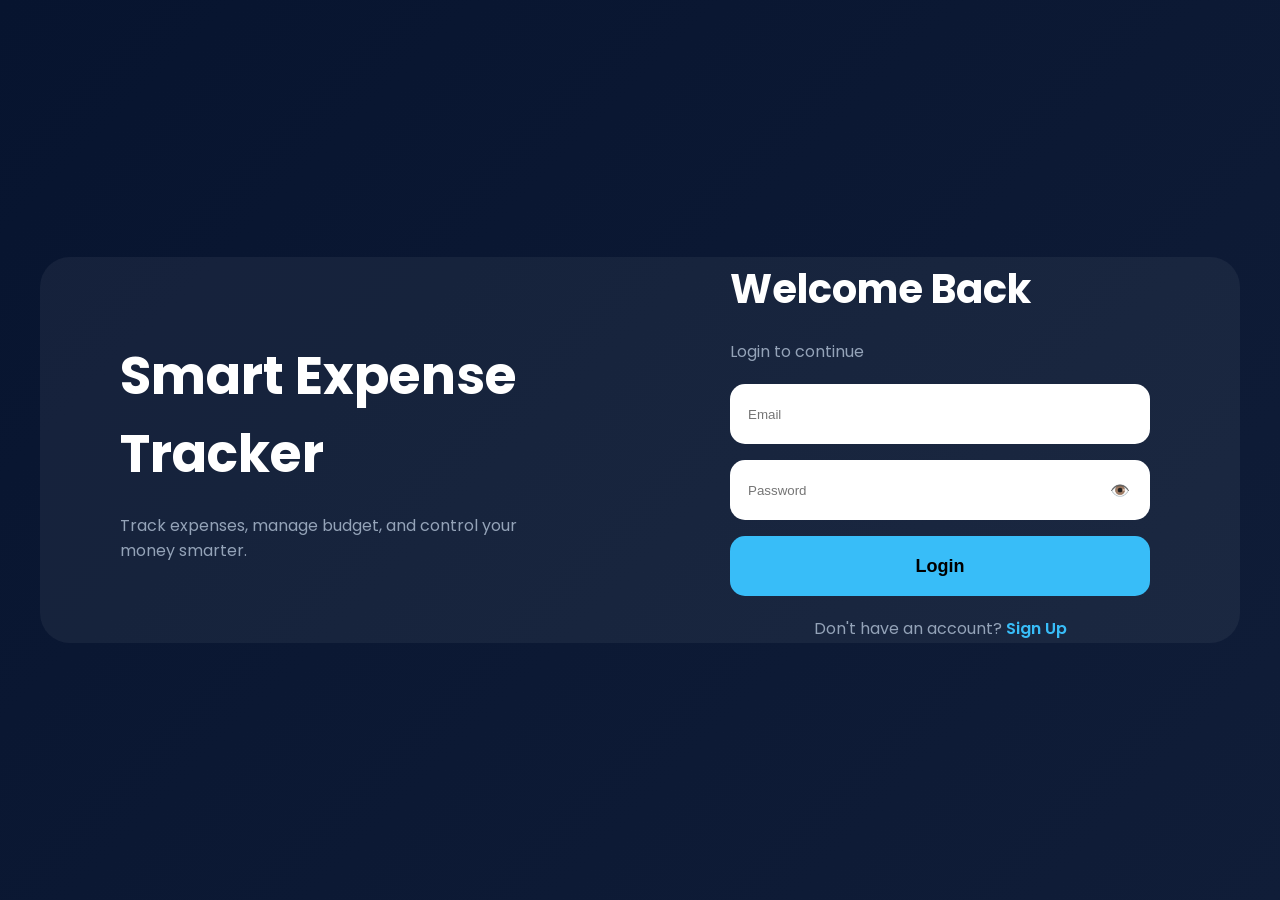
<file: index.html>
<!DOCTYPE html>
<html lang="en">

<head>
    <meta charset="UTF-8" />
    <meta name="viewport" content="width=device-width, initial-scale=1.0" />

    <title>Smart Expense Tracker</title>

    <link rel="stylesheet" href="style.css" />
    <link href="https://fonts.googleapis.com/css2?family=Poppins:wght@300;400;600;700&display=swap" rel="stylesheet" />
</head>

<body>

<div class="dashboard">

    <!-- =====================
        SIDEBAR
    ====================== -->
    <aside class="sidebar">

        <div class="profile">
            <div class="avatar">👤</div>
            <h2 id="username">User Name</h2>
            <p>Active User</p>
        </div>

        <nav>
            <a onclick="showAll()">📊 Dashboard</a>

            <a onclick="showSection('expenseSection')">➕ Add Expense</a>

            <a onclick="showSection('historySection')">📁 History</a>

            <a onclick="showSection('reportSection')">📈 Reports</a>

            <a href="login.html" onclick="logout()" class="logout">
                🚪 Logout
            </a>
        </nav>

    </aside>

    <!-- =====================
        MAIN
    ====================== -->
    <main class="main">

        <header class="topbar">
            <h1 id="pageTitle">Dashboard Overview</h1>
        </header>

        <!-- =====================
            OVERVIEW
        ====================== -->
        <section id="overview" class="section">

            <div class="cards">

                <div class="card income">
                    <h3>Total Income</h3>
                    <p>Rs <span id="income">0</span></p>
                </div>

                <div class="card expense">
                    <h3>Total Expense</h3>
                    <p>Rs <span id="expense">0</span></p>
                </div>

                <div class="card balance">
                    <h3>Balance</h3>
                    <p>Rs <span id="balance">0</span></p>
                </div>

            </div>

        </section>

        <!-- =====================
            ADD EXPENSE
        ====================== -->
        <section id="expenseSection" class="section">

            <div class="box">
                <h2>Add Expense</h2>

                <form id="expenseForm">

                    <div class="grid">

                        <input type="text" id="title" placeholder="Expense Title" required />

                        <input type="number" id="amount" placeholder="Amount" required />

                        <select id="category">
                            <option>Food</option>
                            <option>Travel</option>
                            <option>Bills</option>
                            <option>Shopping</option>
                            <option>Other</option>
                        </select>

                        <input type="date" id="date" required />

                    </div>

                    <button type="submit" class="main-btn">
                        Add Expense
                    </button>

                </form>
            </div>

            <!-- UPDATE INCOME -->
            <div class="box">
                <h2>Update Income</h2>

                <div class="inline">
                    <input type="number" id="newIncome" placeholder="Enter Monthly Income" />

                    <button type="button" onclick="updateIncome()">
                             Update
                    </button>
                </div>
            </div>

            <!-- SET LIMIT -->
            <div class="box">
                <h2>Set Expense Limit</h2>

                <div class="inline">
                    <input type="number" id="budgetLimit" placeholder="Enter Expense Limit" />

                   <button type="button" class="limit-btn" onclick="setLimit()">
       Set Limit

              </button>
                            
                </div>
            </div>

        </section>

        <!-- =====================
            HISTORY
        ====================== -->
        <section id="historySection" class="section">

            <div class="box">

                <div class="table-top">
                    <h2>Expense History</h2>

                    <input
                        id="searchInput"
                        placeholder="Search Expense"
                        onkeyup="searchTable()"
                    />
                </div>

                <table>

                    <thead>
                        <tr>
                            <th>ID</th>
                            <th>Title</th>
                            <th>Amount</th>
                            <th>Category</th>
                            <th>Date</th>
                            <th>Action</th>
                        </tr>
                    </thead>

                    <tbody id="expenseTable"></tbody>

                </table>

            </div>

        </section>

        <!-- =====================
            REPORT
        ====================== -->
        <section id="reportSection" class="section hidden">

            <div class="box">
                <h2>Monthly Report</h2>

                <h1>
                    Rs <span id="reportTotal">0</span>
                </h1>
            </div>

        </section>

    </main>

</div>

<!-- =====================
    LIMIT ALERT
====================== -->
<div id="limitAlert" class="limit-alert">
    ⚠️ Your Expense Limit Exceeded
</div>

<script src="app.js"></script>

</body>
</html>
</file>
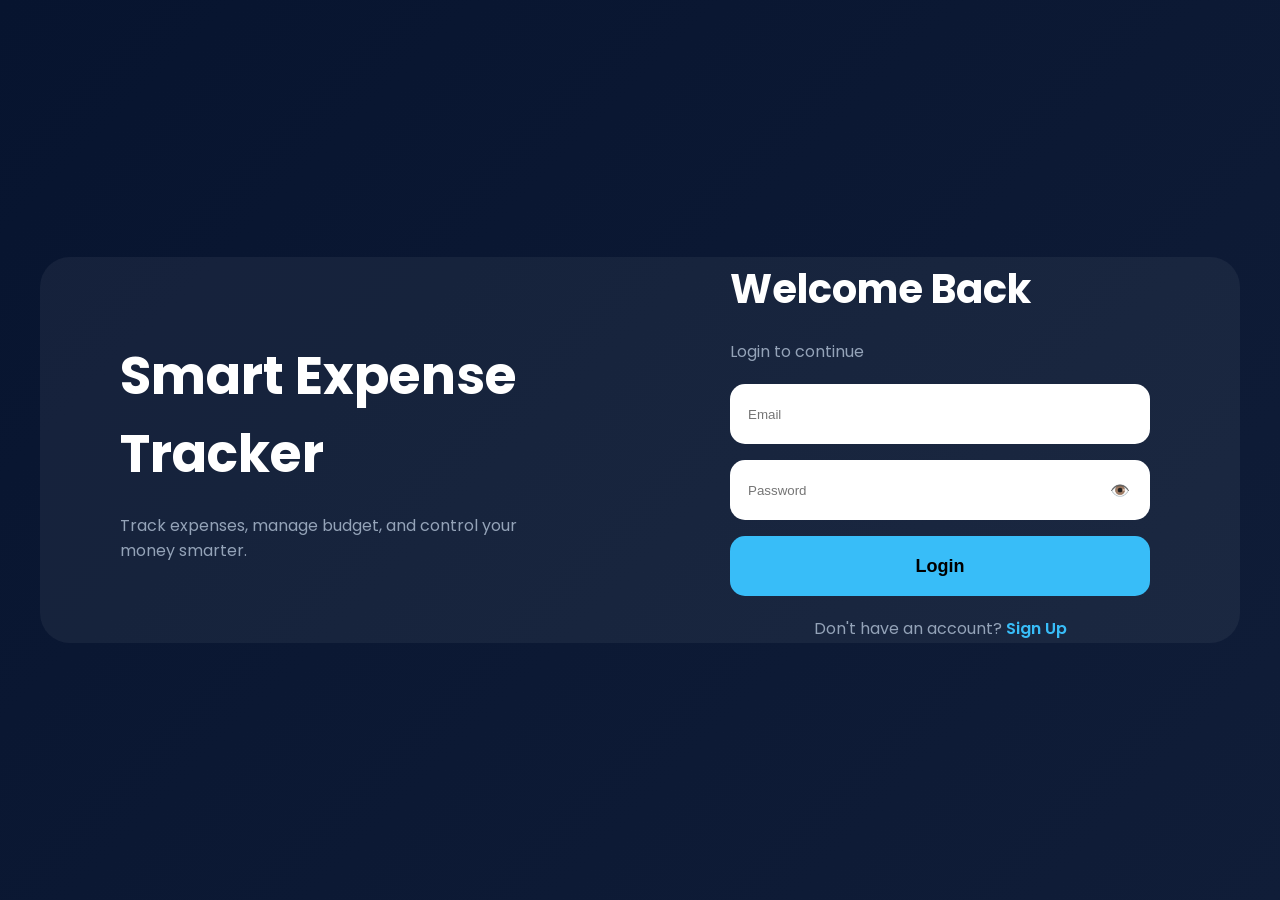
<file: login.html>
<!DOCTYPE html>
<html lang="en">

<head>
    <meta charset="UTF-8" />
    <meta name="viewport" content="width=device-width, initial-scale=1.0" />

    <title>Login | Smart Expense Tracker</title>

    <link rel="stylesheet" href="style.css" />
    <link href="https://fonts.googleapis.com/css2?family=Poppins:wght@300;400;600;700&display=swap" rel="stylesheet" />
</head>

<body class="auth-body">

<div class="auth-container">

    <!-- LEFT -->
    <div class="auth-left">
        <h1>Smart Expense Tracker</h1>
        <p>
            Track expenses, manage budget, and control your money smarter.
        </p>
    </div>

    <!-- RIGHT -->
    <div class="auth-right">

        <div class="auth-box">

            <h2>Welcome Back</h2>
            <p class="subtitle">Login to continue</p>

            <form id="loginForm">

                <input
                    type="email"
                    id="email"
                    placeholder="Email"
                    required
                />

                <div class="password-wrapper">

                    <input
                        type="password"
                        id="password"
                        placeholder="Password"
                        required
                    />

                    <span class="toggle" onclick="togglePassword()">
                        👁️
                    </span>

                </div>

                <button type="submit">
                    Login
                </button>

            </form>

            <p class="bottom-text">
                Don't have an account?
                <a href="signup.html">Sign Up</a>
            </p>

        </div>

    </div>

</div>

<script>
    function togglePassword() {
        const field = document.getElementById("password");

        field.type = field.type === "password" ? "text" : "password";
    }

    document.getElementById("loginForm").addEventListener("submit", function (e) {
        e.preventDefault();

        const email = document.getElementById("email").value.trim();
        const password = document.getElementById("password").value.trim();

        if (email === "" || password === "") {
            alert("Fill all fields");
            return;
        }

        /* SAVE USER */
        const user = email.split("@")[0];
        localStorage.setItem("userName", user);

        /* LOGIN SUCCESS */
        window.location.href = "index.html";
    });
</script>

</body>
</html>
</file>
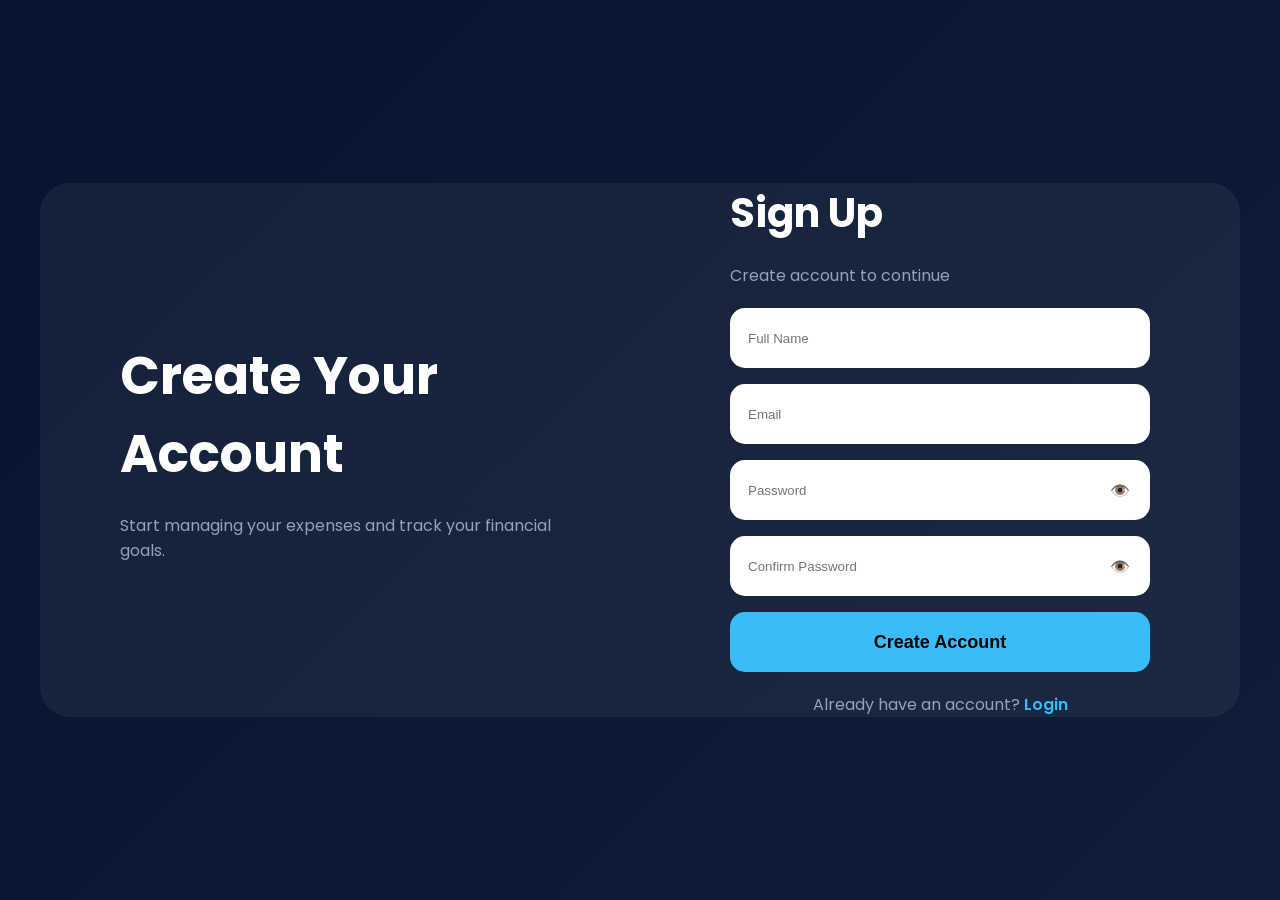
<file: signup.html>
<!DOCTYPE html>
<html lang="en">

<head>
    <meta charset="UTF-8" />
    <meta name="viewport" content="width=device-width, initial-scale=1.0" />

    <title>Sign Up | Smart Expense Tracker</title>

    <link rel="stylesheet" href="style.css" />
    <link href="https://fonts.googleapis.com/css2?family=Poppins:wght@300;400;600;700&display=swap" rel="stylesheet" />
</head>

<body class="auth-body">

<div class="auth-container">

    <!-- LEFT -->
    <div class="auth-left">
        <h1>Create Your Account</h1>
        <p>
            Start managing your expenses and track your financial goals.
        </p>
    </div>

    <!-- RIGHT -->
    <div class="auth-right">

        <div class="auth-box">

            <h2>Sign Up</h2>
            <p class="subtitle">Create account to continue</p>

            <form id="signupForm">

                <input
                    type="text"
                    id="fullName"
                    placeholder="Full Name"
                    required
                />

                <input
                    type="email"
                    id="email"
                    placeholder="Email"
                    required
                />

                <!-- PASSWORD -->
                <div class="password-wrapper">
                    <input
                        type="password"
                        id="password"
                        placeholder="Password"
                        required
                    />

                    <span class="toggle" onclick="togglePassword('password')">
                        👁️
                    </span>
                </div>

                <!-- CONFIRM PASSWORD -->
                <div class="password-wrapper">
                    <input
                        type="password"
                        id="confirmPassword"
                        placeholder="Confirm Password"
                        required
                    />

                    <span class="toggle" onclick="togglePassword('confirmPassword')">
                        👁️
                    </span>
                </div>

                <button type="submit">
                    Create Account
                </button>

            </form>

            <p class="bottom-text">
                Already have an account?
                <a href="login.html">Login</a>
            </p>

        </div>

    </div>

</div>

<script>
    function togglePassword(id) {
        const field = document.getElementById(id);
        field.type = field.type === "password" ? "text" : "password";
    }

    document.getElementById("signupForm").addEventListener("submit", function (e) {
        e.preventDefault();

        const name = document.getElementById("fullName").value.trim();
        const email = document.getElementById("email").value.trim();
        const password = document.getElementById("password").value;
        const confirm = document.getElementById("confirmPassword").value;

        if (password !== confirm) {
            alert("Passwords do not match");
            return;
        }

        const user = {
            name,
            email,
            password
        };

        localStorage.setItem("user", JSON.stringify(user));

        alert("Account Created Successfully");

        window.location = "login.html";
    });
</script>

</body>
</html>
</file>
<file: style.css>
/* =========================
   RESET
========================= */

* {
    margin: 0;
    padding: 0;
    box-sizing: border-box;
}

body {
    font-family: "Poppins", sans-serif;
    background: #07142f;
    color: #fff;
}


/* =========================
   AUTH
========================= */

.auth-body {
    min-height: 100vh;
    display: flex;
    justify-content: center;
    align-items: center;

    padding: 30px;

    background: linear-gradient(135deg, #07142f, #101d38);
}

.auth-container {
    width: 100%;
    max-width: 1200px;

    display: grid;
    grid-template-columns: 1fr 1fr;

    border-radius: 30px;
    overflow: hidden;

    background: rgba(255, 255, 255, 0.05);
}

.auth-left {
    padding: 80px;

    display: flex;
    flex-direction: column;
    justify-content: center;
}

.auth-left h1 {
    font-size: 52px;
    margin-bottom: 20px;
}

.auth-left p {
    color: #94a3b8;
}

.auth-right {
    display: flex;
    justify-content: center;
    align-items: center;
}

.auth-box {
    width: 100%;
    max-width: 420px;
}

.auth-box h2 {
    font-size: 40px;
}

.subtitle {
    margin: 20px 0;
    color: #94a3b8;
}

.auth-box input {
    width: 100%;
    height: 60px;

    padding: 18px;

    border: none;
    border-radius: 15px;

    margin-bottom: 16px;
}

.password-wrapper {
    position: relative;
}

.toggle {
    position: absolute;
    right: 20px;
    top: 18px;
    cursor: pointer;
}

.auth-box button {
    width: 100%;
    height: 60px;

    border: none;
    border-radius: 15px;

    background: #38bdf8;

    font-size: 18px;
    font-weight: 700;

    cursor: pointer;
}
/* =========================
   BOTTOM TEXT
========================= */

.bottom-text{

margin-top:20px;

text-align:center;

color:#94a3b8;

}


.bottom-text a{

color:#38bdf8;

text-decoration:none;

font-weight:600;

}


.bottom-text a:hover{

opacity:.8;

}

/* =========================
   DASHBOARD
========================= */

.dashboard {
    display: flex;
    min-height: 100vh;
}


/* SIDEBAR */

.sidebar {
    width: 280px;
    padding: 35px;

    background: #122042;
}

.profile {
    text-align: center;
}

.avatar {
    width: 90px;
    height: 90px;

    border-radius: 50%;

    background: #38bdf8;

    margin: auto;

    display: flex;
    justify-content: center;
    align-items: center;

    font-size: 42px;
}

.profile h2 {
    margin-top: 20px;
}

.profile p {
    color: #94a3b8;
}

.sidebar nav {
    margin-top: 50px;
}

.sidebar a {
    display: block;

    padding: 18px;
    margin-bottom: 12px;

    border-radius: 14px;

    text-decoration: none;
    color: white;

    cursor: pointer;
}

.sidebar a:hover {
    background: #38bdf8;
    color: black;
}

.logout {
    margin-top: 50px;
}


/* MAIN */

.main {
    flex: 1;
    padding: 40px;
}

.topbar h1 {
    font-size: 56px;
    margin-bottom: 30px;
}


/* CARDS */

.cards {
    display: grid;
    grid-template-columns: repeat(3, 1fr);
    gap: 22px;
}

.card {
    padding: 30px;
    border-radius: 20px;

    background: rgba(255, 255, 255, 0.05);
}

.card p {
    margin-top: 20px;
    font-size: 26px;
}

.income {
    border-left: 7px solid #22c55e;
}

.expense {
    border-left: 7px solid #ef4444;
}

.balance {
    border-left: 7px solid #38bdf8;
}


/* BOX */

.box {
    margin-top: 25px;
    padding: 40px;

    border-radius: 22px;

    background: rgba(255, 255, 255, 0.05);
}

.box h2 {
    margin-bottom: 25px;
    font-size: 28px;
}


/* GRID */

.grid {
    display: grid;
    grid-template-columns: 1fr 1fr;
    gap: 20px;
}

.grid input,
.grid select {
    width: 100%;
    height: 60px;

    padding: 0 25px;

    border: none;
    border-radius: 18px;

    font-size: 18px;
}


/* BUTTON */

button {
    appearance: none;
    -webkit-appearance: none;
}

.main-btn {
    width: 100%;
    height: 60px;

    margin-top: 20px;
   
    border: none;
    border-radius: 18px;

    background: #38bdf8;

    font-size: 18px;
    font-weight: 700;

    cursor: pointer;
}

.main-btn:hover {
    background: #0ea5e9;
}


/* INLINE CONTROLS */

.inline {
    display: flex;
    gap: 20px;
   
}

.inline input {
    flex: 1;
    height: 60px;

    padding: 0 20px;

    border: none;
    border-radius: 18px;
}

.inline button {
    width: 180px;
    height: 60px;

    border: none;
    border-radius: 18px;

    background: #38bdf8;

    position:relative;


    font-size: 18px;
    font-weight: 700;
}



/* TABLE */

.table-top {
    display: flex;
    justify-content: space-between;
    align-items: center;

    margin-bottom: 25px;
}

#searchInput {
    width: 300px;
    height: 55px;

    padding: 20px;

    border: none;
    border-radius: 14px;
}

table {
    width: 100%;
    border-collapse: collapse;
}

th {
    padding: 20px;
    text-align: center;
}

td {
    padding: 20px;
    text-align: center;

    border-bottom: 1px solid rgba(255, 255, 255, 0.08);
}

.delete {
    padding: 10px 16px;

    background: #ef4444;

    border: none;
    border-radius: 10px;

    color: white;

    cursor: pointer;
}


/* UTILITY */

.hidden {
    display: none;
}

/* =========================
   LIMIT ALERT (UPDATED)
========================= */

.limit-alert{

    display:none;

    position:fixed;

    top:20px;

    right:20px;

    padding:18px 30px;

    background:#ef4444;

    color:#fff;

    border-radius:14px;

    font-size:16px;

    font-weight:600;

    box-shadow:
    0 12px 35px
    rgba(
        239,
        68,
        68,
        .35
    );

    z-index:999;

    animation:
    slideIn
    .35s
    ease;

}


@keyframes slideIn{

from{

opacity:0;

transform:
translateX(
80px
);

}

to{

opacity:1;

transform:
translateX(
0
);

}

}
</file>
